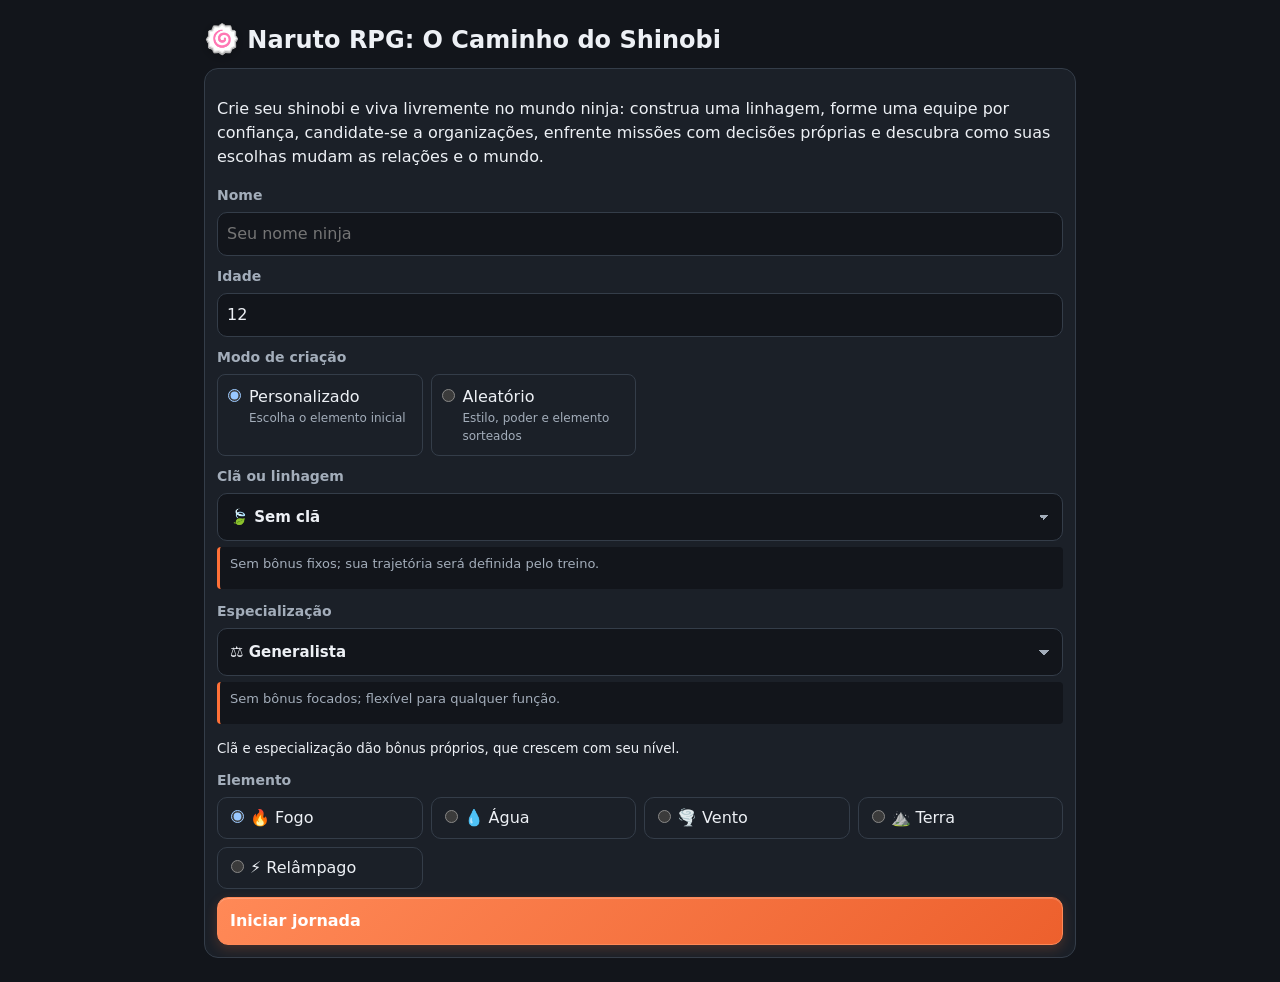
<file: index.html>
<!doctype html>
<html lang="pt-BR">
  <head>
    <meta charset="utf-8" />
    <meta
      name="viewport"
      content="width=device-width, initial-scale=1, viewport-fit=cover"
    />
    <title>Naruto RPG – Caminho do Shinobi</title>
    <link rel="stylesheet" href="css/estilos.css" />
    <link rel="stylesheet" href="css/estilos-interface.css" />
  </head>
  <body>
    <main>
      <!-- ===== Tela de criação do personagem ===== -->
      <section id="cr">
        <h1>
          <span class="emoji-modern">🍥</span> Naruto RPG: O Caminho do Shinobi
        </h1>
        <div class="c">
          <p>
            Crie seu shinobi e viva livremente no mundo ninja: construa uma
            linhagem, forme uma equipe por confiança, candidate-se a
            organizações, enfrente missões com decisões próprias e descubra
            como suas escolhas mudam as relações e o mundo.
          </p>
          <h4>Nome</h4>
          <input
            type="text"
            id="nm"
            maxlength="20"
            placeholder="Seu nome ninja"
          />
          <h4>Idade</h4>
          <input type="number" id="ag" min="6" max="40" value="12" />
          <h4>Modo de criação</h4>
          <div class="g mode-choice">
            <label
              ><input
                type="radio"
                name="build"
                value="custom"
                onchange="updateBuildMode()"
                checked
              /><span
                >Personalizado<small>Escolha o elemento inicial</small></span
              ></label
            ><label
              ><input
                type="radio"
                name="build"
                value="random"
                onchange="updateBuildMode()"
              /><span
                >Aleatório<small
                  >Estilo, poder e elemento sorteados</small
                ></span
              ></label
            >
          </div>
          <div id="customBuild">
            <h4>Clã ou linhagem</h4>
            <select
              id="clanChoice"
              aria-label="Clã ou linhagem"
              aria-describedby="clanPreview"
              onchange="updateIdentityPreview()"
            ></select>
            <div
              class="creation-choice-detail"
              id="clanPreview"
              aria-live="polite"
            ></div>
            <h4>Especialização</h4>
            <select
              id="specialtyChoice"
              aria-label="Especialização"
              aria-describedby="specialtyPreview"
              onchange="updateIdentityPreview()"
            ></select>
            <div
              class="creation-choice-detail"
              id="specialtyPreview"
              aria-live="polite"
            ></div>
            <small
              >Clã e especialização dão bônus próprios, que crescem com seu
              nível.</small
            >
            <h4>Elemento</h4>
            <div class="g el" id="els"></div>
          </div>
          <div class="row">
            <button class="b p" style="flex: 1" onclick="start()">
              Iniciar jornada</button
            ><button class="b" id="ct" onclick="cont()" hidden>
              Continuar
            </button>
          </div>
        </div>
      </section>

      <!-- ===== Tela principal do jogo ===== -->
      <section id="gm" hidden>
        <div class="c" id="st"></div>
        <div id="log"></div>
        <div class="c" id="pn"></div>
        <div class="row">
          <button class="b" onclick="newg()">Novo jogo</button>
        </div>
        <div id="urgentModal" hidden></div>
      </section>
    </main>
    <!-- Ordem de carregamento importa: dados → núcleo → sistemas → interface. -->
    <script src="js/dados-jogo.js"></script>
    <script src="js/dados-missoes.js"></script>
    <script src="js/principal.js"></script>
    <script src="js/mundo-npcs.js"></script>
    <script src="js/relacionamentos.js"></script>
    <script src="js/combate-treinamento.js"></script>
    <script src="js/missoes.js"></script>
    <script src="js/interface.js"></script>
  </body>
</html>
</file>
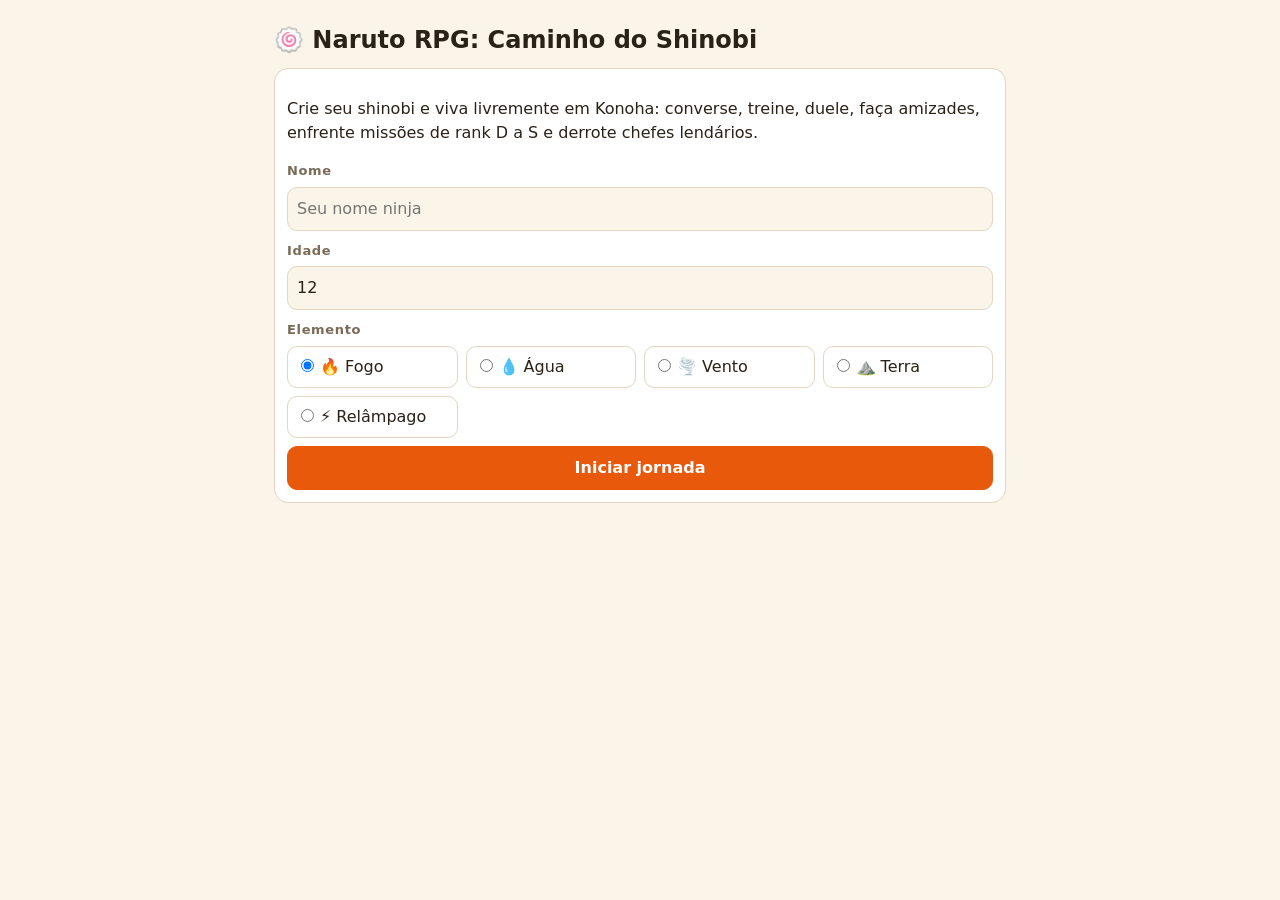
<file: Naruto RPG – Caminho do Shinobi.html>
<!DOCTYPE html>
<html lang="pt-BR"><head><meta charset="utf-8">
<meta name="viewport" content="width=device-width, initial-scale=1, viewport-fit=cover">
<title>Naruto RPG – Caminho do Shinobi</title>
<style>
:root{--bg:#fbf4e8;--cd:#fff;--tx:#2a2118;--mu:#7a6a58;--ac:#e8590c;--bd:#e3d5bf;--hp:#e03131;--ck:#1c7ed6;--lv:#d6336c;box-sizing:border-box;padding-top:env(safe-area-inset-top,0px);padding-bottom:env(safe-area-inset-bottom,0px)}
@media (prefers-color-scheme:dark){:root:not([data-theme="light"]){--bg:#15110d;--cd:#211b15;--tx:#f1e8da;--mu:#a8987f;--bd:#3a3026}}
:root[data-theme="dark"]{--bg:#15110d;--cd:#211b15;--tx:#f1e8da;--mu:#a8987f;--bd:#3a3026}
*{box-sizing:border-box}html{scroll-padding-top:env(safe-area-inset-top,0px)}
body{margin:0;background:var(--bg);color:var(--tx);font:16px/1.5 system-ui,-apple-system,"Segoe UI",sans-serif}
main{max-width:760px;margin:0 auto;padding:14px}
h1{font-size:24px;margin:8px 0}h3,h4{margin:10px 0 6px}h4{color:var(--mu);font-size:13px;letter-spacing:.05em}
.c{background:var(--cd);border:1px solid var(--bd);border-radius:14px;padding:12px;margin:10px 0}
.g{display:grid;grid-template-columns:repeat(auto-fill,minmax(150px,1fr));gap:8px}
.b{font:inherit;color:var(--tx);background:var(--bg);border:1px solid var(--bd);border-radius:10px;padding:9px 10px;cursor:pointer;text-align:left}
.b:hover{border-color:var(--ac)}.b small{display:block;color:var(--mu);font-size:12px}
.p{background:var(--ac);color:#fff;border-color:var(--ac);text-align:center;font-weight:600}
.lock{opacity:.55}
input[type=text],input[type=number]{font:inherit;color:var(--tx);background:var(--bg);border:1px solid var(--bd);border-radius:10px;padding:9px;width:100%}
.br{position:relative;height:18px;background:var(--bg);border:1px solid var(--bd);border-radius:9px;margin:4px 0;overflow:hidden;font-size:12px}
.br i{position:absolute;left:0;top:0;bottom:0;opacity:.45}.br span{position:relative;padding-left:8px}
#log{height:240px;overflow-y:auto;background:var(--cd);border:1px solid var(--bd);border-radius:14px;padding:8px 12px}
#log p{margin:5px 0}.sys{color:var(--mu);font-style:italic}.ok{color:#2f9e44;font-weight:600}.bad{color:var(--hp)}.bt{font-weight:600}
.rk{display:inline-block;min-width:22px;text-align:center;border-radius:6px;color:#fff;font-weight:700;padding:0 5px;margin-right:6px}
.rkD{background:#868e96}.rkC{background:#2f9e44}.rkB{background:#1c7ed6}.rkA{background:#7048e8}.rkS{background:#c92a2a}
.el label{display:block;border:1px solid var(--bd);border-radius:10px;padding:8px;cursor:pointer}
.el input{margin-right:6px}[hidden]{display:none!important}
.row{display:flex;gap:8px;margin-top:8px}
</style></head><body><main>
<section id="cr">
<h1>🍥 Naruto RPG: Caminho do Shinobi</h1>
<div class="c"><p>Crie seu shinobi e viva livremente em Konoha: converse, treine, duele, faça amizades, enfrente missões de rank D a S e derrote chefes lendários.</p>
<h4>Nome</h4><input type="text" id="nm" maxlength="20" placeholder="Seu nome ninja">
<h4>Idade</h4><input type="number" id="ag" min="6" max="40" value="12">
<h4>Elemento</h4><div class="g el" id="els"></div>
<div class="row"><button class="b p" style="flex:1" onclick="start()">Iniciar jornada</button><button class="b" id="ct" onclick="cont()" hidden>Continuar</button></div></div>
</section>
<section id="gm" hidden>
<div class="c" id="st"></div>
<div id="log"></div>
<div class="c" id="pn"></div>
<div class="row"><button class="b" onclick="newg()">Novo jogo</button></div>
</section>
</main>
<script>
/* ================= 1. UTILIDADES ================= */
const $=s=>document.querySelector(s),R=(a,b)=>Math.floor(Math.random()*(b-a+1))+a,P=a=>a[R(0,a.length-1)];
const esc=v=>String(v).replace(/[&<>"']/g,c=>({'&':'&amp;','<':'&lt;','>':'&gt;','"':'&quot;',"'":'&#39;'}[c]));
const btn=(l,f,c='')=>`<button class="b ${c}" onclick="${f}">${l}</button>`;
const bar=(l,v,m,c)=>`<div class="br"><span>${l} ${Math.round(v)}/${m}</span><i style="width:${Math.max(0,Math.min(100,v/m*100))}%;background:var(--${c})"></i></div>`;
const rkb=r=>`<span class="rk rk${r}">${r}</span>`;

/* ================= 2. DADOS ================= */
const RK=['Estudante da Academia','Genin','Chunin','Jounin'],TM=['Manhã','Tarde','Noite'];
const ST=['nin','tai','vel','int'],AT=[...ST,'car'];   // atributos de combate / todos (car = carisma)
const E={fogo:['Fogo','🔥','vento',['Katon: Goukakyuu','Katon: Housenka','Katon: Haisekishou']],
agua:['Água','💧','fogo',['Suiton: Suiryuudan','Suiton: Mizu Teppou','Suiton: Daibakufu']],
vento:['Vento','🌪️','relampago',['Fuuton: Daitoppa','Fuuton: Kazekiri','Fuuton: Shinkuugyoku']],
terra:['Terra','⛰️','agua',['Doton: Doryuuheki','Doton: Doryuudan','Doton: Doryuu Taiga']],
relampago:['Relâmpago','⚡','terra',['Raiton: Denkou','Raiton: Nagashi','Raiton: Chidori']]};
// NPC: [nome, emoji, título, falas, [hp, ataque, elemento], [bônus do conselho, texto]]
const N={
iruka:['Iruka','🍥','Instrutor da Academia',['“Todo grande ninja começou aprendendo. Continue firme!”','“Força sem coração não faz um shinobi.”','“Minha porta está sempre aberta para quem quer estudar.”'],[70,9,''],['int','Iruka revisa suas táticas e você aprende muito sobre estratégia.']],
konohamaru:['Konohamaru','🧣','Neto do Terceiro',['“Um dia serei Hokage, tá ligado?!”','“Quer me ajudar a pregar uma peça? Hehe!”','“O chefe Naruto é meu rival… e meu ídolo!”'],[40,5,''],['vel','Konohamaru mostra um atalho secreto e treina sua velocidade.']],
teuchi:['Teuchi','🍜','Dono do Ichiraku',['“Ramen fresquinho! A casa é sua, shinobi.”','“Ninja de barriga cheia luta melhor, é a minha lei!”','“O Naruto já devorou umas mil tigelas aqui.”'],[50,4,''],['mh','Teuchi serve o ramen especial e sua vitalidade aumenta!']],
naruto:['Naruto Uzumaki','🍥','Shinobi hiperativo',['“Eu vou ser Hokage, dattebayo!”','“Ei, vamos treinar? Nunca desisto!”','“Ramen é a melhor coisa do mundo!”'],[90,11,'vento'],['vel','Naruto ensina um truque com clones e você ganha agilidade.']],
lee:['Rock Lee','💚','Mestre do taijutsu',['“A juventude floresce! Vamos treinar até cair!”','“Trabalho duro supera o talento!”','“Se não fizer 500 flexões, farei 1000!”'],[80,12,''],['tai','Lee divide seus pesos de treino e seus golpes ficam mais fortes.']],
sasuke:['Sasuke Uchiha','⚡','Prodígio solitário',['“…Não me atrapalhe.”','“Poder é o que importa. Treine mais.”','“Hmph. Você não é tão fraco assim.”'],[85,13,'relampago'],['nin','Sasuke corrige sua forma de moldar chakra.']],
sakura:['Sakura Haruno','🌸','Ninja médica',['“Cuide bem de si mesmo, ouviu?”','“Controle de chakra é tudo!”','“Se ficar ferido, venha ao hospital.”'],[75,12,''],['mh','Sakura ensina um pouco de ninjutsu médico e seu corpo resiste mais.']],
neji:['Neji Hyuuga','👁️','Gênio do Clã Hyuuga',['“Destino… é algo que podemos mudar.”','“Meus olhos veem tudo ao redor.”','“Não subestime ninguém.”'],[85,12,''],['vel','Neji mostra como ler o movimento do oponente.']],
kakashi:['Kakashi Hatake','📖','Ninja Copiador',['“Cheguei atrasado… havia um gato preto.”','“Quem quebra regras é lixo, quem abandona amigos é pior.”','“Hm? Estava lendo. Não é da sua conta.”'],[120,16,'relampago'],['nin','Kakashi demonstra um selo de mão raro e seu ninjutsu evolui.']],
tsunade:['Tsunade','👑','Quinta Hokage',['“Quer uma missão? Tenho muitas pendentes.”','“A vila é minha prioridade, mocinho(a).”','“Não me faça perder a paciência.”'],[140,18,''],['mh','Tsunade transfere um pouco de chakra e sua vida aumenta.']],
shizune:['Shizune','🐷','Assistente da Hokage',['“Papelada, papelada… sempre papelada!”','“Não deixe a Lady Tsunade beber demais.”','“Seja gentil com os pacientes.”'],[60,8,''],['int','Shizune ensina a identificar venenos.']],
jiraiya:['Jiraiya','🐸','Sennin Sapo',['“Eu sou o grande Jiraiya, o ermitão!”','“Pesquisa de campo, claro. Pesquisa!”','“Shinobi de verdade protege o futuro.”'],[130,17,'fogo'],['nin','Jiraiya compartilha um segredo de chakra natural.']],
hinata:['Hinata Hyuuga','💜','Gentil kunoichi',['“Ah… o-olá…”','“Eu também quero ficar mais forte.”','“Naruto me inspira todos os dias.”'],[75,10,''],['tai','Hinata ensina o Punho Gentil básico.']],
anko:['Anko Mitarashi','🍡','Examinadora ousada',['“Quer sobreviver? Então não grite!”','“Dango é vida, garoto(a).”','“Na Floresta da Morte só vencem os cruéis.”'],[90,13,''],['tai','Anko ensina uma emboscada com kunai.']],
kurenai:['Kurenai Yuhi','🌹','Mestra de genjutsu',['“Um bom ninja enxerga além da ilusão.”','“Calma e controle: é isso que separa a técnica do caos.”','“Os alunos de hoje são os guardiões de amanhã.”'],[110,15,''],['int','Kurenai mostra como quebrar um genjutsu.']]};
// Locais e quem pode aparecer neles
const L={academia:['🏫','Academia Ninja',['iruka','konohamaru']],ichiraku:['🍜','Ichiraku Ramen',['teuchi','naruto','hinata']],treino:['🥋','Campo de Treinamento',['lee','sasuke','sakura','neji','kakashi','kurenai']],torre:['🏯','Torre do Hokage',['tsunade','shizune','jiraiya']],hospital:['🏥','Hospital de Konoha',['sakura','shizune','hinata']],mercado:['🏮','Mercado',['hinata','konohamaru','anko','jiraiya','kurenai']],floresta:['🌲','Floresta de Konoha',['anko','neji','naruto']]};
// Romance: SOMENTE personagens adultos e jogador com 18+. [presente favorito, resposta positiva, resposta negativa]
const RM={iruka:['livro','“Você é atencioso(a)… isso me deixa sem jeito.”','“Sou seu professor, lembra? Vamos com calma.”'],
kakashi:['livro','“Maa, maa… você tem coragem. Gosto disso.”','“Hm, talvez em outra hora. Estou lendo.”'],
tsunade:['cha','“Heh, ousado(a). Poucos têm essa audácia comigo.”','“Cuidado, ou o próximo soco é de verdade.”'],
shizune:['flor','“Ah! V-você acha mesmo?… Obrigada, fico feliz.”','“Desculpe, estou cheia de papelada agora…”'],
anko:['dango','“Ousado(a)… gosto disso. Continue.”','“Hmph, vai com calma, novato(a).”'],
kurenai:['flor','“Que gentileza… você sabe mesmo conquistar alguém.”','“Hoje não. Preciso manter o foco.”']};
const G={flor:['🌹 Flores',25],dango:['🍡 Dango',15],livro:['📖 Livro',30],cha:['🍵 Chá fino',20]};
const DT=[['Passear pela vila ao entardecer','vel'],['Conversar sob as estrelas','car'],['Dividir uma tigela no Ichiraku','int']];
// Inimigos: [nome, hp, ataque, elemento, chefe?]
const EN={ladrao:['Ladrão de Estrada',40,7,''],lobo:['Lobo Selvagem',36,8,''],renegado:['Ninja Renegado',70,11,'fogo'],bandidos:['Líder dos Bandidos',80,12,''],kiri:['Espadachim Renegado',120,16,'agua'],akat:['Ninja de Capa Negra',200,22,'terra'],
zabuza:['Zabuza Momochi, Demônio da Névoa',230,19,'agua',1],oro:['Orochimaru, o Sannin Serpente',340,24,'terra',1],kisame:['Kisame Hoshigaki, Monstro da Névoa',480,28,'agua',1],pain:['Pain, o Deus que Desce',640,34,'vento',1]};
// Missões: [rank, nome, descrição, inimigo final, ryo, xp]
const MS=[['D','Capturar o gato Tora','A esposa do Daimyo perdeu o gato… de novo.','ladrao',60,25],
['D','Capinar o jardim da vila','Um serviço simples, mas algo se mexe nos arbustos.','lobo',45,20],
['C','Escoltar o construtor Tazuna','Bandidos cercam a estrada para a Vila da Onda.','bandidos',150,50],
['C','Caçar o ninja renegado','Um renegado foi visto perto da fronteira.','renegado',180,60],
['B','Infiltrar a base do Espadachim','Vá em silêncio. Se falhar, a vila não ajudará.','kiri',350,120],
['B','Duelo na Ponte da Névoa','Zabuza empunha sua espada gigante sob a neblina.','zabuza',500,180],
['A','Enfrentar a ameaça da Capa Negra','Uma organização misteriosa avança sobre a vila.','akat',700,250],
['A','Cobra na Floresta da Morte','Orochimaru espreita durante o exame. Há vidas em jogo.','oro',950,330],
['S','A Sombra de Kisame','Um membro da Akatsuki foi visto perto de Konoha.','kisame',1400,450],
['S','A Invasão de Pain','Konoha está sob ataque. Só você pode detê-lo.','pain',2600,800]];
const NEED={D:1,C:1,B:2,A:3,S:3},LVN={D:1,C:3,B:6,A:10,S:15},MSK='DCBAS';
const STP=[['Uma ponte quebrada bloqueia o caminho.',[['Saltar com agilidade','vel'],['Criar passagem com chakra','nin'],['Procurar outro caminho','int']]],
['Rastros recentes na lama sugerem perigo.',[['Seguir os rastros','int'],['Vigiar do alto de uma árvore','vel'],['Avançar na força','tai']]],
['Um viajante suspeito pede ajuda.',[['Interrogar com firmeza','tai'],['Ler suas intenções','int'],['Usar um genjutsu leve','nin']]],
['Fios e kunai: uma armadilha!',[['Desviar','vel'],['Desarmar com cuidado','int'],['Resistir ao golpe','tai']]],
['Uma tempestade de areia dificulta a visão.',[['Cobrir o rosto e avançar','tai'],['Orientar-se pelo vento','int'],['Dissipar com chakra','nin']]],
['Aldeões desconfiados barram a passagem.',[['Persuadir com educação','car'],['Mostrar a testa protetora','int'],['Intimidar','tai']]],
['Um mensageiro ferido cai à sua frente.',[['Prestar socorro','int'],['Carregar até a vila','tai'],['Convencê-lo a falar','car']]],
['Névoa densa esconde inimigos.',[['Sentir o chakra ao redor','nin'],['Mover-se em silêncio','vel'],['Esperar e observar','int']]]];
const EXR=[{lv:2,dn:0,loc:'academia',nm:'🎓 Exame de graduação'},{lv:6,dn:3,mm:10,loc:'torre',nm:'🏅 Exame Chunin'},{lv:12,dn:8,el:2,loc:'torre',nm:'🥇 Exame Jounin'}];
// Exames em fases (índice = rank atual). quiz = perguntas, chk = provas de atributo, fight = lutas em sequência
const EXS=[0,[
{n:'1ª Fase · Prova escrita',t:'quiz',need:2,qs:[['Um companheiro é capturado durante a missão. O que fazer?',['Abandoná-lo e cumprir a missão','Planejar o resgate com o time','Atacar sozinho'],1],['Qual elemento supera a Água?',['Fogo','Terra','Vento'],1],['Antes de infiltrar território inimigo, o mais sábio é…',['Reunir informações','Entrar à força','Agir sem plano'],0]]},
{n:'2ª Fase · Floresta da Morte',t:'chk',c:3,need:2,dc:13},
{n:'3ª Fase · Torneio',t:'fight',f:[['Candidato de Kusa',90,13,'terra'],['Finalista do Torneio',170,18,'relampago',1]]}],[
{n:'1ª Fase · Prova de estratégia',t:'chk',c:3,need:2,dc:16},
{n:'2ª Fase · Missão secreta',t:'chk',c:4,need:3,dc:17},
{n:'3ª Fase · Provação final',t:'fight',f:[['Rival da Anbu',210,22,'agua'],['Kakashi Hatake, o Examinador',320,27,'relampago',1]]}]];
// Senseis fortes e os elementos que podem ensinar
const SEN={kakashi:['relampago','fogo'],jiraiya:['fogo','terra','agua'],tsunade:['terra','vento']};
const TL=[1,3,6],TC=[60,140,280];
const EXM=[['Iruka (examinador)',70,10,''],['Examinador Chunin',110,15,''],['Examinador Jounin',150,19,'']];
const mu=(a,b)=>!a||!b?1:E[a][2]==b?1.5:E[b][2]==a?.7:1;
const rl=v=>v<0?'😠 Hostil':v<20?'🙂 Conhecido':v<50?'😄 Amigo':v<80?'💛 Melhor amigo':'🔥 Irmão de armas';
const ROM=/te amo|amo você|gosto de você|beij|namor|linda|lindo|bonit|gata|gato|sair comigo|encontro|cantada|paquer|flert/,SEXY=/sexo|transa|pelad|safad/;

/* ================= 3. ESTADO E SAVE ================= */
const SV='naruto-rpg-v2';
let S=null,mode='map',B=null,M=null,T=null,X=null;
const fresh=(n,a,el)=>({n,a,el,lv:1,xp:0,hp:60,mh:60,ck:30,mc:30,ryo:100,day:1,t:0,loc:'academia',rk:a>=12?1:0,academySessions:0,nin:5,tai:5,vel:5,int:5,car:5,rel:{},love:{},rs:{},partner:null,done:0,jt:[el+':0'],ms:{},kit:1,pill:1,got:{},cd:{},pres:{}});
const save=()=>{try{localStorage.setItem(SV,JSON.stringify(S))}catch(e){}};
const ld=()=>{try{return JSON.parse(localStorage.getItem(SV)||localStorage.getItem('naruto-rpg-v1'))}catch(e){return null}};
const slot=()=>S.day*3+S.t;
// Jutsu: jt = técnicas conhecidas ('elemento:nível'), ms = usos de cada uma (8 usos = 1 nível de maestria, máx. 5)
const mlv=k=>Math.min(5,Math.floor((S.ms[k]||0)/8)),tmast=()=>Object.values(S.ms).reduce((a,b)=>a+b,0);
const els=()=>[...new Set(S.jt.map(k=>k.split(':')[0]))],jc=k=>Math.ceil([8,15,25][+k.split(':')[1]]*(1-.07*mlv(k)));
const exok=x=>S.lv>=x.lv&&S.done>=x.dn&&(!x.el||els().length>=x.el)&&(!x.mm||tmast()>=x.mm);
const exreq=x=>`Nv ${x.lv}${x.dn?` · ${x.dn} missões`:''}${x.mm?` · ${x.mm} usos de jutsu`:''}${x.el?` · ${x.el} elementos`:''}`;
const used=k=>S.cd[k]==slot()||(S.cd[k]=slot(),false);   // true se a ação já foi feita neste período do dia

/* ================= 4. MOTOR DO JOGO ================= */
function log(h,c=''){const d=document.createElement('p');d.className=c;d.innerHTML=h;$('#log').append(d);$('#log').scrollTop=1e9;save()}
function tick(n=1){S.t+=n;while(S.t>=3){S.t-=3;S.day++;S.hp=Math.min(S.mh,S.hp+Math.ceil(S.mh*.4));S.ck=S.mc;log(`🌅 Dia ${S.day} amanhece em Konoha.`,'sys')}S.pres={}}
function gain(x){S.xp+=x;while(S.xp>=S.lv*40){S.xp-=S.lv*40;S.lv++;S.mh+=10;S.mc+=6;S.hp=S.mh;S.ck=S.mc;S[P(AT)]++;S[P(AT)]++;log(`⬆️ <b>Nível ${S.lv}!</b> Seus atributos aumentaram.`,'ok');if(S.lv==4||S.lv==8)learn(S.el+':'+(S.lv==4?1:2),1)}}
function learn(k,v){if(S.jt.includes(k))return;S.jt.push(k);if(v){const[e,i]=k.split(':');log(`✨ Novo jutsu: <b>${E[e][3][i]}</b>!`,'ok')}}
function pres(l){if(!S.pres[l]){const p=L[l][2],f=['academia','ichiraku','torre'].includes(l)?[p[0]]:[],r=p.filter(x=>!f.includes(x)).sort(()=>Math.random()-.5);S.pres[l]=f.concat(r).slice(0,S.t==2?2:3)}return S.pres[l]}  // à noite há menos gente na rua
function go(k){if(S.a<=10&&S.rk==0&&k!='academia'){log('📚 Você ainda não se formou. Iruka pede que conclua as aulas e o exame antes de sair da Academia.','sys');return render()}S.loc=k;tick(1);mode='map';log(`🚶 Você segue para <b>${L[k][1]}</b>.`,'sys');if(Math.random()<.25)ev();render()}
function ev(){const r=R(1,4);if(r==1){const y=R(10,40);S.ryo+=y;log(`💰 Você encontra ${y} ryo no chão!`)}else if(r==2){log('⚠️ Você é emboscado no caminho!','bad');fight(EN[P(['ladrao','lobo'])],{})}else if(r==3)log(P(['🗣️ Ouve rumores sobre uma organização de capas negras.','🗣️ Dizem que Naruto devorou 12 tigelas de ramen hoje.','🗣️ Um mercador comenta que o Hokage busca novos Chunin.']),'sys');else{gain(6);log('🥷 Um ninja de passagem corrige sua postura. (+6 XP)')}}
function academyClass(){if(S.loc!='academia'||S.rk!=0||S.a>10)return;S.academySessions=(S.academySessions||0)+1;S.ck=Math.min(S.mc,S.ck+8);gain(12);rel('iruka',2);log(`📚 Aula ${S.academySessions}/4 concluída: você pratica controle de chakra, técnicas básicas e trabalho em equipe. +12 XP.`,'ok');if(S.academySessions==4)log('🎓 Iruka libera você para o exame de graduação. Prepare-se e vença o examinador!','bt');tick(1);render()}
function self(k){if(k=='s'){log('🛏️ Você dorme e acorda renovado.','sys');tick(3-S.t);return render()}
if(k=='m'){S.ck=Math.min(S.mc,S.ck+20);if(Math.random()<.4)S.int++;log('🧘 Você medita e recupera chakra.');tick(1);return render()}
if(S.ck<5)return log('Chakra insuficiente para treinar.','sys');S.ck-=5;const a=P(ST);S[a]+=Math.random()<.35?1:0;gain(R(8,14));log(`🥋 Você treina com afinco (${a.toUpperCase()}).`);tick(1);render()}
function item(t){if(t=='kit'){S.kit--;S.hp=Math.min(S.mh,S.hp+40)}else{S.pill--;S.ck=Math.min(S.mc,S.ck+40)}log(t=='kit'?'🩹 Você usa um kit médico.':'💊 Você toma uma pílula.');render()}
function buy(t,c){if(S.ryo<c)return log('Ryo insuficiente.','sys');S.ryo-=c;if(t=='scr'){const a=P(AT);S[a]++;log(`📜 Você estuda o pergaminho: +1 ${a.toUpperCase()}.`)}else{S[t]++;log('🛒 Compra feita.')}render()}
function exam(){const x=EXR[S.rk];if(!exok(x))return log(`🔒 Requisitos: ${exreq(x)}.`,'sys');
if(S.cd.ex==S.day)return log('📋 Os examinadores pedem que você volte amanhã.','sys');
if(S.rk==0){log('📝 O exame começa! Derrote o examinador.','bt');return fight(EXM[0],{sp:1,win:()=>{S.rk++;S.ryo+=100;log(`🎉 Você foi promovido a <b>${RK[S.rk]}</b>!`,'ok')}})}
X={rk:S.rk,s:0,i:0,ok:0};log(`🏟️ <b>${['','Exame Chunin','Exame Jounin'][S.rk]}</b>: três fases decidem seu futuro.`,'bt');exNext()}
function exNext(){const g=EXS[X.rk][X.s];
if(!g){const y=X.rk*150;S.rk++;S.ryo+=y;ST.forEach(k=>S[k]+=2);S.mh+=20;S.mc+=10;S.hp=S.mh;S.ck=S.mc;log(`🎉 Você passou! Promovido a <b>${RK[S.rk]}</b>! +${y} ryo e atributos aumentados.`,'ok');log(S.rk==2?'🔓 Agora você pode dominar um 2º elemento com um sensei forte (Kakashi, Jiraiya, Tsunade).':'🔓 Agora você pode dominar um 3º elemento.','bt');X=null;mode='map';tick(1);return render()}
X.i=0;X.ok=0;log(`📋 <b>${g.n}</b>`,'bt');if(g.t=='fight')return exFight(0);X.cur=P(STP);mode='ex';render()}
function exFight(i){const g=EXS[X.rk][X.s];fight(g.f[i],{sp:1,win:()=>{if(i+1<g.f.length)exFight(i+1);else{X.s++;exNext()}}})}
function exa(j){const g=EXS[X.rk][X.s];let r;
if(g.t=='quiz'){r=j==g.qs[X.i][2];log(r?'✅ Resposta correta.':'❌ Resposta errada.',r?'ok':'bad')}
else{const c=X.cur[1][j],d=R(1,20),tt=d+S[c[1]];r=tt>=g.dc;log(`🎲 ${c[0]}: ${d} + ${S[c[1]]} = ${tt} (precisa de ${g.dc})`,'sys');if(r)log('Você supera o obstáculo.','ok');else{S.hp=Math.max(1,S.hp-12);log('Falhou e perdeu 12 HP.','bad')}}
X.ok+=r?1:0;X.i++;const n=g.t=='quiz'?g.qs.length:g.c;
if(X.i<n){X.cur=P(STP);return render()}
if(X.ok>=g.need){log(`✔️ Fase concluída (${X.ok}/${n})!`,'ok');X.s++;exNext()}else{log(`❌ Você foi reprovado nesta fase (${X.ok}/${n}). Tente novamente amanhã.`,'bad');X=null;S.cd.ex=S.day;mode='map';tick(1);render()}}
function teach(k){const id=T,n=N[id],[e,s]=k.split(':'),i=+s;
if((S.rel[id]||0)<40)return log(`<b>${n[0]}:</b> “Ainda não confio o bastante para ensinar isso a você.” (Afinidade 40)`);
if(i>0&&!S.jt.includes(e+':'+(i-1)))return log(`<b>${n[0]}:</b> “Domine a técnica anterior deste elemento primeiro.”`);
if(!els().includes(e)&&els().length>=Math.max(1,S.rk))return log(`🔒 Seu rank só permite ${Math.max(1,S.rk)} elemento(s). Chunin libera o 2º, Jounin o 3º.`,'bad');
if(S.lv<TL[i])return log(`<b>${n[0]}:</b> “Você ainda não tem preparo para isso.” (Nv ${TL[i]})`);
if(S.ryo<TC[i])return log('Ryo insuficiente para o treinamento.','sys');
if(used('sen'+id))return log(`<b>${n[0]}:</b> “Descanse um pouco. Continuamos mais tarde.”`);
S.ryo-=TC[i];learn(k);gain(15+i*10);log(`🎓 ${n[0]} guia você na técnica <b>${E[e][3][i]}</b>! (-${TC[i]} ryo)`,'ok');
if(i==2){S.nin+=2;log(`🏅 Você agora <b>domina o elemento ${E[e][0]}</b>! +2 Nin.`,'ok')}
tick(1);render()}
function prac(k){const c=jc(k);if(S.ck<c)return log('Chakra insuficiente para praticar.','sys');S.ck-=c;const b=mlv(k);S.ms[k]=(S.ms[k]||0)+4;gain(6);log(`🎯 Você pratica ${jn(k)}.${mlv(k)>b?` ⭐ <b>Maestria ${mlv(k)}!</b>`:''}`,'ok');tick(1);render()}

/* ================= 5. SOCIAL ================= */
const rel=(id,v)=>{S.rel[id]=(S.rel[id]||0)+v};
const npc=id=>{T=id;mode='npc';if(!S.rel[id])S.rel[id]=0;render()};
const AC={
talk:(id,n)=>{if(!used('talk'+id)){rel(id,2);gain(2);if(Math.random()<.15)S.car++}log(`<b>${n[0]}:</b> ${P(n[3])}`)},
gift:(id,n,g)=>{const[gn,c]=G[g];if(S.ryo<c)return log('Você não tem ryo suficiente.','sys'),1;S.ryo-=c;const fav=(RM[id]||['dango'])[0]==g;rel(id,fav?10:4);if(RM[id]&&S.a>=18)love(id,fav?3:1);log(`🎁 ${n[0]} ${fav?'adora':'aceita'} ${gn}. <b>“Obrigado(a), ${esc(S.n)}!”</b>`)},
train:(id,n)=>{if(S.ck<5)return log('Chakra insuficiente.','sys'),1;S.ck-=5;rel(id,3);gain(14);if(Math.random()<.4)S[n[5][0]=='mh'?'tai':n[5][0]]++;const k=P(S.jt);S.ms[k]=(S.ms[k]||0)+2;log(`🥋 Você treina ao lado de ${n[0]}.`);tick(1)},
duel:(id,n)=>{log(`⚔️ Você desafia ${n[0]} para um duelo amistoso!`);fight([n[0],n[4][0],n[4][1],n[4][2]],{sp:1,win:()=>{rel(id,4);log(`🤝 ${n[0]} reconhece sua força.`,'ok')}});return 1},
adv:(id,n)=>{if((S.rel[id]||0)<35)return log(`<b>${n[0]}:</b> “Ainda não nos conhecemos bem o bastante…” (precisa de afinidade 35)`),1;if(S.got[id])return log(`<b>${n[0]}:</b> “Já lhe disse tudo o que sei.”`),1;S.got[id]=1;const s=n[5][0];if(s=='mh'){S.mh+=10;S.hp+=10}else S[s]+=2;gain(20);log(`✨ ${n[5][1]} <b>(+${s=='mh'?'10 HP':'2 '+s.toUpperCase()})</b>`,'ok')},
bully:(id,n)=>{rel(id,-8);if(S.rs[id])love(id,-10);log(`😈 Você provoca ${n[0]}. <b>“Está pedindo para apanhar?”</b>`,'bad');if(Math.random()<.5){fight([n[0],n[4][0],n[4][1],n[4][2]],{sp:1});return 1}}};
function dn(a,x){if(!AC[a](T,N[T],x))render()}
function say(prompt){const t=(prompt||($('#fr').value||'')).trim();if(!t)return;const n=N[T],l=t.toLowerCase();log(`<b>Você:</b> ${esc(t)}`);
if(SEXY.test(l)){rel(T,-4);log(`<b>${n[0]}:</b> ${P(['“Opa, mais respeito!”','“Esse não é jeito de falar comigo.”'])}`,'bad');return render()}
if(ROM.test(l)){if(rom(T))return flirt();log(`<b>${n[0]}:</b> “Hehe, você é gentil… mas prefiro que sejamos apenas amigos.”`);return render()}
const o=Object.keys(N).find(k=>k!=T&&l.includes(N[k][0].split(' ')[0].toLowerCase()));
let r=o?`“${N[o][0]}? ${P(['É um bom shinobi.','Cuidado com ele(a).','Somos mais próximos do que parece.','Não tenho muito a dizer.'])}”`:chatReply(T,l);
if(/idiota|feio|fraco|burro/.test(l)){rel(T,-5);r='“Como é que é?!” — '+n[0]+' fecha a cara.'}else{rel(T,1);if(S.rel[T]>=20)r+=' '+P(['Fico feliz que tenha perguntado.','Gosto de poder conversar com você.','Pode contar comigo.'])}
log(`<b>${n[0]}:</b> ${r}`);render()}
function chatReply(id,text){
const topic=[[/ramen|comer|fome|comida|dango/,'ramen'],[/sonho|futuro|hokage|objetivo/,'sonho'],[/miss|trabalh|tarefa/,'missao'],[/trein|forte|poder|luta|melhorar/,'treino'],[/amig|confian|amizade|gosta de mim/,'amizade'],[/medo|triste|sozinh|preocup/,'apoio'],[/vila|konoha|casa/,'vila']].find(([p])=>p.test(text));
const A={
ramen:id=='teuchi'?['A melhor parte é ver todo mundo sair daqui mais feliz. Qual tigela você costuma pedir?','Meu segredo é o caldo, cozido com paciência. Naruto sempre pede uma porção extra.']:['Um bom ramen resolve metade dos problemas. A outra metade costuma precisar de treino.','Depois de um dia difícil, uma tigela quente ajuda a colocar as ideias no lugar.'],
sonho:id=='naruto'?['Vou ser Hokage e fazer todo mundo reconhecer meu valor! E você, qual é o seu sonho?']:id=='konohamaru'?['Vou superar o Naruto e me tornar Hokage! Ainda tenho muito treino pela frente.']:['Quero ficar forte o bastante para proteger as pessoas importantes para mim. E você?'],
missao:id=='tsunade'?['Missões fazem parte da vida shinobi. Comece pelas simples e não subestime os detalhes.']:['Uma missão bem-feita depende de observar antes de agir. O que você faria primeiro?'],
treino:id=='lee'?['Treine o básico até que seu corpo responda sem hesitar. Vamos começar com algumas voltas!']:id=='iruka'?['Domine os fundamentos antes de buscar técnicas difíceis. Controle de chakra e trabalho em equipe são essenciais.']:['Treino constante vale mais que um esforço enorme de vez em quando. Qual habilidade quer desenvolver?'],
amizade:id=='kakashi'?['Um companheiro é alguém em quem você confia, mesmo quando a missão fica difícil.']:['Amizade também é aparecer quando alguém precisa. Não é preciso fazer isso sozinho.'],
apoio:id=='hinata'?['Eu também fico nervosa às vezes… mas um passo pequeno ainda é um passo.']:['Sentir isso não faz de você menos forte. Converse com alguém de confiança e siga no seu ritmo.'],
vila:id=='iruka'?['Konoha é feita pelas pessoas que cuidam umas das outras. É por isso que vale a pena protegê-la.']:['Cada lugar da vila tem sua própria história. Qual é o seu canto favorito?']};
if(topic)return P(A[topic[1]]);
if(/\?$|\b(como|por que|porque|quem|quando|onde)\b/.test(text))return P(['Boa pergunta. O que fez você pensar nisso?','Nunca tinha pensado por esse lado. O que você acha?','Depende da situação. Pode me contar um pouco mais?']);
const h=esc(text.slice(0,70)+(text.length>70?'…':''));
return P([`Entendi: “${h}”. O que aconteceu depois?`,'Isso parece importante para você. Como se sente a respeito?','Hm, quero entender melhor. O que você faria nessa situação?'])}
function fr(){const t=($('#fr').value||'').trim();if(!t)return;const l=t.toLowerCase();log(`<b>Você:</b> ${esc(t)}`);
const o=pres(S.loc).find(k=>l.includes(N[k][0].split(' ')[0].toLowerCase()));
if(o){T=o;if(/ataca|luta|duelo|desafi/.test(l))return dn('duel');if(/provoc|zomb|pregar|ofend|peça/.test(l))return dn('bully');mode='npc';rel(o,1);log(`<b>${N[o][0]}:</b> ${P(N[o][3])}`);return render()}
if(/ramen|comer|fome|dango/.test(l)){if(S.ryo<15)log('Você está sem ryo para comer.','sys');else{S.ryo-=15;S.hp=Math.min(S.mh,S.hp+25);S.ck=Math.min(S.mc,S.ck+10);log('🍜 Você devora uma tigela. Delícia!');tick(1)}}
else if(/treina|treino/.test(l))return self('t');else if(/medit/.test(l))return self('m');else if(/dorm|descans/.test(l))return self('s');
else if(/roub|furt/.test(l)){if(R(1,20)+S.vel>=18){const y=R(15,50);S.ryo+=y;log(`🕶️ Você rouba ${y} ryo sem ser notado.`)}else{S.hp=Math.max(1,S.hp-10);pres(S.loc).forEach(k=>rel(k,-6));log('🚨 Pego em flagrante! Todos ao redor desaprovam.','bad')}tick(1)}
else if(/pesc|nadar/.test(l)){const y=R(8,30);S.ryo+=y;gain(5);log(`🎣 Você passa um tempo à beira do rio e lucra ${y} ryo.`);tick(1)}
else if(/explor|andar|passear/.test(l)){log('🧭 Você explora os arredores.','sys');ev();tick(1)}
else if(/pegadinha|prank|peça|piada/.test(l)){gain(5);pres(S.loc).forEach(k=>rel(k,R(-3,3)));log('😜 Você apronta uma travessura em plena Konoha! Alguns riem, outros não.');tick(1)}
else{gain(3);log(`✨ ${P(['Você tenta','Você decide','Você se arrisca a'])}: <i>${esc(t)}</i>. ${P(['Os moradores observam curiosos.','O vento de Konoha sopra e algo muda dentro de você.','Um ninja ao longe assente em aprovação.'])}`);tick(1)}
render()}

/* ================= 6. ROMANCE (jogador 18+ e personagens adultos) ================= */
const rom=id=>S.a>=18&&!!RM[id];
const love=(id,v)=>{S.love[id]=Math.max(0,Math.min(100,(S.love[id]||0)+v))};
function flirt(){const id=T,n=N[id];
if((S.rel[id]||0)<15){log(`<b>${n[0]}:</b> “Mal nos conhecemos… vamos conversar primeiro.” (Afinidade 15)`);return render()}
if(used('flt'+id)){log(`<b>${n[0]}:</b> “Calma, acabamos de conversar. Me dê um tempo…”`);return render()}
const r=R(1,20),tt=r+S.car+Math.floor(S.rel[id]/10)+(S.rs[id]?3:0);
log(`🎲 Flertar: ${r} + ${S.car} (carisma) + bônus = ${tt} (precisa de 14)`,'sys');
if(tt>=14){love(id,R(3,6));log(`😉 <b>${n[0]}:</b> ${RM[id][1]}`,'ok')}else{love(id,-2);rel(id,-2);log(`😅 <b>${n[0]}:</b> ${RM[id][2]}`,'bad')}
const p=S.partner;if(p&&p!=id&&Math.random()<.6){love(p,-12);rel(p,-5);log(`😡 ${N[p][0]} soube que você andou flertando por aí… e não ficou nada feliz.`,'bad')}
render()}
function inv(){const id=T,n=N[id];
if((S.rel[id]||0)<30||(S.love[id]||0)<20){log(`<b>${n[0]}:</b> “Acho que ainda não temos intimidade para isso…” (Afinidade 30 e Intimidade 20)`);return render()}
if(S.ryo<40){log('Você não tem ryo suficiente para o encontro.','sys');return render()}
if(used('date'+id)){log(`<b>${n[0]}:</b> “Acabamos de passar um tempo juntos. Vamos mais tarde?”`);return render()}
S.ryo-=40;mode='date';log(`🌹 ${n[0]} aceita o convite. <b>“Aonde vamos?”</b>`);render()}
function dt(i){const id=T,n=N[id],[l,a]=DT[i],r=R(1,20),tt=r+S[a]+Math.floor((S.rel[id]||0)/10);
log(`🎲 ${l}: ${r} + ${S[a]} + bônus = ${tt} (precisa de 15)`,'sys');
if(tt>=15){love(id,R(8,14));rel(id,3);log(`💕 ${P(['O clima é perfeito','Vocês riem como velhos amigos','Os olhares dizem mais que as palavras'])}. ${n[0]} parece encantado(a).`,'ok')}else{love(id,2);log('😅 O encontro é um pouco desajeitado, mas ainda assim agradável.')}
if(!S.rs[id])S.rs[id]='date';mode='npc';tick(1);render()}
function ask(){const id=T,n=N[id];
if(S.partner&&S.partner!=id){log(`💔 Você já está com ${N[S.partner][0]}. Termine antes de começar outro namoro.`,'bad');return render()}
if((S.love[id]||0)<55){log(`<b>${n[0]}:</b> “Ainda não estou pronto(a) para isso… me dê mais tempo.” (Intimidade 55)`);return render()}
S.rs[id]='couple';S.partner=id;love(id,5);log(`💍 <b>${n[0]}:</b> “Sim! Quero tentar isso com você.” — Vocês estão <b>namorando</b>!`,'ok');render()}
function couple(a){const id=T,n=N[id],lv=S.love[id]||0;
if(a=='t'){if(used('ct'+id))log(`${n[0]} sorri: “Vamos deixar para mais tarde, ok?”`,'sys');else{love(id,3);S.hp=Math.min(S.mh,S.hp+15);log(`🍃 Você e ${n[0]} passam um tempo tranquilo juntos. (+15 HP)`);tick(1)}}
else if(a=='k'){if(lv<60)log(`<b>${n[0]}:</b> “Ainda é cedo para isso…” (Intimidade 60)`);else if(used('k'+id))log(`${n[0]} ri: “Você é insistente!”`,'sys');else{love(id,2);log(`💋 Você e ${n[0]} trocam um beijo carinhoso sob a luz do fim de tarde.`,'ok')}}
else if(a=='n'){if(lv<90)log(`<b>${n[0]}:</b> “Quero esperar um pouco mais…” (Intimidade 90)`);else if(S.t!=2)log(`${n[0]} sussurra: “Só à noite…”`,'sys');else if(S.cd['n'+id]==S.day)log(`${n[0]} sorri: “Já foi especial por hoje.”`,'sys');else{S.cd['n'+id]=S.day;love(id,3);S.hp=S.mh;S.ck=S.mc;log(`🌙 ${n[0]} sorri, apaga a lanterna e a noite fica só para vocês dois… <i>(a cena termina aqui)</i> Você acorda descansado(a). HP e chakra restaurados.`,'ok');tick(1)}}
else if(a=='x'&&confirm(`Terminar o namoro com ${n[0]}?`)){love(id,-35);rel(id,-15);S.rs[id]='';S.partner=null;log(`💔 Vocês terminam. ${n[0]} desvia o olhar e se afasta.`,'bad')}
render()}

/* ================= 7. COMBATE ================= */
function fight(e,o){B={n:e[0],hp:e[1],mx:e[1],atk:e[2],el:e[3],boss:e[4],o:o||{},df:0,tn:0,ch:0,ph:0};mode='battle';log(B.boss?`👹 <b>CHEFE: ${B.n}</b> surge diante de você!`:`⚔️ <b>${B.n}</b> ${B.el?E[B.el][1]:''} entra em combate!`,'bt');render()}
function act(t,i){let d=0,m='';
if(t=='tai'){const c=Math.random()*100<10+S.vel*.5;d=Math.round((5+S.tai*1.6)*R(8,12)/10*(c?1.8:1));m=`👊 ${c?'<b>Golpe crítico!</b> ':'Você acerta: '}<b>${d}</b> de dano.`}
else if(t=='jut'){const[e,ti]=i.split(':'),c=jc(i);if(S.ck<c)return log('Chakra insuficiente!','sys');S.ck-=c;const x=mu(e,B.el),b=mlv(i);d=Math.round((4+S.nin*1.7)*[1.5,2.1,2.9][+ti]*(1+.12*b)*x*R(9,11)/10);S.ms[i]=(S.ms[i]||0)+1;m=`${E[e][1]} <b>${E[e][3][ti]}</b>! <b>${d}</b> de dano${x>1?' (vantagem elemental!)':x<1?' (resistido)':''}.${mlv(i)>b?` ⭐ <b>Maestria ${mlv(i)}!</b>`:''}`}
else if(t=='def'){B.df=1;S.ck=Math.min(S.mc,S.ck+6);m='🛡️ Você se defende e recupera o fôlego.'}
else if(t=='kit'){S.kit--;S.hp=Math.min(S.mh,S.hp+40);m='🩹 Kit médico usado (+40 HP).'}
else if(t=='pill'){S.pill--;S.ck=Math.min(S.mc,S.ck+40);m='💊 Pílula usada (+40 chakra).'}
else if(t=='run'){if(B.boss)return log('🚫 Não há como fugir de um chefe!','bad');if(Math.random()<.4+S.vel*.02){log('💨 Você escapou!');B=null;M=null;X&&(X=null,S.cd.ex=S.day);mode='map';return render()}m='Você não conseguiu fugir!'}
log(m);B.hp-=d;
if(B.hp<=0){log(`🏆 <b>${B.n}</b> foi derrotado!`,'ok');const o=B.o,bs=B.boss;B=null;mode='map';gain(o.sp?12:18);o.win&&o.win();if(bs){S.kit++;S.pill++;log('🎁 O chefe deixa suprimentos: +1 kit médico e +1 pílula.','ok')}return render()}
enemyTurn();B.df=0;
if(S.hp<=0){const sp=B.o.sp;B=null;mode='map';if(sp){S.hp=1;gain(6);if(X){X=null;S.cd.ex=S.day;log('❌ Você foi eliminado do exame. Tente de novo amanhã.','bad')}log('😮‍💨 Você perdeu o duelo, mas aprendeu algo.')}else{S.hp=Math.ceil(S.mh/2);S.ryo=Math.floor(S.ryo*.8);S.loc='hospital';M=null;S.pres={};log('😵 Você desmaiou e acorda no hospital. Perdeu parte dos ryo.','bad');tick(3)}}
render()}
function enemyTurn(){B.tn++;
if(B.boss&&!B.ph&&B.hp<B.mx/2){B.ph=1;B.atk=Math.round(B.atk*1.25);log(`🔥 ${B.n} libera todo o seu poder! <b>Fase 2!</b>`,'bad')}
if(B.boss&&B.ch){B.ch=0;const e=Math.round(B.atk*2.2*(B.df?.35:1));S.hp-=e;return log(`💥 ${B.n} desfere o golpe devastador: <b>${e}</b> de dano${B.df?' (reduzido pela defesa)':''}!`,'bad')}
if(B.boss&&B.tn%3==0){B.ch=1;return log(`⚠️ ${B.n} concentra chakra para um ataque devastador! <b>Defenda-se!</b>`,'bt')}
if(Math.random()*100<S.vel*1.2)return log('💨 Você esquiva do ataque!');
const e=Math.round(B.atk*R(8,12)/10*(B.df?.4:1)*(B.el&&mu(B.el,S.el)>1?1.3:1));S.hp-=e;log(`💥 ${B.n} ataca: <b>${e}</b> de dano.`,'bad')}

/* ================= 8. MISSÕES (rank D a S) ================= */
function smis(i){const m=MS[i];M={m,i,s:0,n:2+MSK.indexOf(m[0])};log(`📜 <b>Missão rank ${m[0]}: ${m[1]}</b> — ${m[2]}`);nx()}
function nx(){if(M.s<M.n){M.cur=P(STP);mode='mis';render()}else{const m=M.m,e=EN[m[3]];log(e[4]?`Você chega ao covil… e o líder da missão o aguarda.`:'Você chega ao objetivo e o confronto é inevitável!','bt');
fight(e,{win:()=>{S.ryo+=m[4];gain(m[5]);S.done++;log(`✅ Missão rank ${m[0]} cumprida! +${m[4]} ryo e +${m[5]} XP. (Total: ${S.done})`,'ok');M=null;tick(1)}})}}
function pick(j){const c=M.cur[1][j],ri=MSK.indexOf(M.m[0]),dc=10+ri*3,r=R(1,20),tt=r+S[c[1]];
log(`🎲 ${c[0]}: ${r} + ${S[c[1]]} = ${tt} (precisa de ${dc})`,'sys');
if(tt>=dc){gain(8+ri*2);log('Deu certo! Você avança.','ok')}else{const d=6+ri*4;S.hp=Math.max(1,S.hp-d);log(`Falhou e perdeu ${d} HP, mas segue em frente.`,'bad')}
M.s++;nx()}

/* ================= 9. TELAS ================= */
const back=btn('↩️ Voltar',"mode='map';render()");
function vMap(){const x=EXR[S.rk],ex=S.rk<3&&S.loc==x.loc&&(S.rk>0||S.a>10||(S.academySessions||0)>=4);
return `<h3>${L[S.loc][0]} ${L[S.loc][1]}</h3><div class="g">`+pres(S.loc).map(id=>btn(`${N[id][1]} ${N[id][0]}<small>${N[id][2]} · ${rl(S.rel[id]||0)}${S.rs[id]=='couple'?' · 💞':''}</small>`,`npc('${id}')`)).join('')+'</div><h4>Ir para</h4><div class="g">'+Object.keys(L).filter(k=>k!=S.loc).map(k=>btn(L[k][0]+' '+L[k][1],`go('${k}')`)).join('')
+'</div><h4>Ações</h4><div class="g">'+btn('🥋 Treinar sozinho',"self('t')")+btn('🧘 Meditar',"self('m')")+btn('🎯 Praticar jutsu',"mode='jt';render()")+btn('🛏️ Descansar até amanhã',"self('s')")+(S.kit?btn('🩹 Usar kit médico',"item('kit')"):'')+(S.pill?btn('💊 Usar pílula',"item('pill')"):'')
+(S.loc=='torre'&&S.rk>0?btn('📜 Pegar missão',"mode='ms';render()",'p'):'')+(S.loc=='mercado'?btn('🛒 Loja ninja',"mode='shop';render()",'p'):'')
+(S.loc=='academia'&&S.rk==0&&S.a<=10?btn(`📚 Aula prática (${S.academySessions||0}/4)`,'academyClass()'):'')
+(ex?btn(x.nm+(exok(x)?'':`<small>🔒 ${exreq(x)}</small>`),'exam()',exok(x)?'p':'lock'):'')
+`</div><div class="row"><input type="text" id="fr" placeholder="O que você quer fazer? Ex.: pregar uma peça na Anko" onkeydown="if(event.key=='Enter')fr()">${btn('Ir','fr()','p')}</div>`}
function vNpc(){const id=T,n=N[id],lv=S.love[id]||0,st=S.rs[id];
let h=`<h3>${n[1]} ${n[0]}</h3><small style="color:var(--mu)">${n[2]} · ${rl(S.rel[id]||0)} (${S.rel[id]||0})</small><div class="g" style="margin-top:8px">`+btn('💬 Conversar',"dn('talk')")+btn('🥋 Treinar juntos',"dn('train')")+btn('⚔️ Duelo amistoso',"dn('duel')")+btn('🤝 Pedir conselho',"dn('adv')")+btn('😈 Provocar',"dn('bully')")+(SEN[id]?btn('🎓 Aprender técnicas',"mode='sen';render()",'p'):'')+back
+'</div><h4>Presentear</h4><div class="g">'+Object.keys(G).map(g=>btn(`${G[g][0]}<small>${G[g][1]} ryo</small>`,`dn('gift','${g}')`)).join('')+'</div>';
if(rom(id))h+=`<h4>Romance${st=='couple'?' · 💞 Namorando':st=='date'?' · 💕 Saindo juntos':''}</h4>`+bar('💗 Intimidade',lv,100,'lv')+'<div class="g">'+btn('😉 Flertar',"flirt()")+btn('🌹 Convidar para sair<small>40 ryo</small>',"inv()")
+(st=='date'?btn('💍 Pedir em namoro',"ask()"):'')+(st=='couple'?btn('🍃 Tempo juntos',"couple('t')")+btn('💋 Beijar',"couple('k')")+btn('🌙 Noite a dois',"couple('n')")+btn('💔 Terminar',"couple('x')"):'')+'</div>';
return h+`<h4>Começar um assunto</h4><div class="g">`+btn('🍃 Sobre Konoha',"say('O que você mais gosta em Konoha?')")+btn('🥋 Sobre treinamento',"say('Como posso melhorar no treinamento?')")+btn('🌠 Sobre sonhos',"say('Qual é o seu maior sonho?')")+btn('🧑‍🤝‍🧑 Sobre amizade',"say('O que faz alguém ser um bom amigo?')")+`</div><div class="row"><input type="text" id="fr" placeholder="Diga qualquer coisa a ${n[0]}…" onkeydown="if(event.key=='Enter')say()">${btn('Falar','say()','p')}</div>`}
const vDate=()=>`<h3>🌹 Encontro com ${N[T][0]}</h3><p>Como vocês vão passar o tempo?</p><div class="g">`+DT.map((d,i)=>btn(`${d[0]}<small>usa ${d[1].toUpperCase()}</small>`,`dt(${i})`)).join('')+'</div>';
const vBattle=()=>`<h3>${B.boss?'👹':'⚔️'} ${B.n} ${B.el?E[B.el][1]:''}</h3>`+bar(B.boss?(B.ph?'Chefe · Fase 2':'Chefe'):'Inimigo',B.hp,B.mx,'hp')+(B.ch?'<p class="bad"><b>⚠️ Ataque devastador a caminho — defenda-se!</b></p>':'')+'<div class="g">'+btn('👊 Golpe',"act('tai')")+S.jt.map(k=>btn(`${jn(k)}<small>${jc(k)} chakra · Maestria ${mlv(k)}</small>`,`act('jut','${k}')`)).join('')+btn('🛡️ Defender',"act('def')")+(S.kit?btn('🩹 Kit',"act('kit')"):'')+(S.pill?btn('💊 Pílula',"act('pill')"):'')+btn('💨 Fugir',"act('run')")+'</div>';
const vMis=()=>`<h3>📜 ${M.m[1]} ${rkb(M.m[0])}</h3><small style="color:var(--mu)">Etapa ${M.s+1}/${M.n}${EN[M.m[3]][4]?' · um chefe espera no fim':''}</small><p>${M.cur[0]}</p><div class="g">`+M.cur[1].map((c,i)=>btn(`${c[0]}<small>usa ${c[1].toUpperCase()}</small>`,`pick(${i})`)).join('')+'</div>';
const vBoard=()=>'<h3>📜 Mural de missões</h3><div class="g">'+MS.map((m,i)=>{const r=m[0],ok=S.rk>=NEED[r]&&S.lv>=LVN[r],lk=ok?'':` · 🔒 ${RK[NEED[r]]}, Nv ${LVN[r]}`;return btn(`${rkb(r)}${m[1]}<small>${m[4]} ryo · ${m[5]} XP${lk}${EN[m[3]][4]?' · 👹 chefe':''}</small>`,ok?`smis(${i})`:`log('🔒 Requer ${RK[NEED[r]]} e Nv ${LVN[r]}.','sys')`,ok?'':'lock')}).join('')+back+'</div>';
const vShop=()=>'<h3>🛒 Loja ninja</h3><div class="g">'+btn('🩹 Kit médico<small>25 ryo · +40 HP</small>',"buy('kit',25)")+btn('💊 Pílula de soldado<small>30 ryo · +40 chakra</small>',"buy('pill',30)")+btn('📜 Pergaminho de treino<small>120 ryo · +1 atributo</small>',"buy('scr',120)")+back+'</div>';
const jn=k=>{const[e,i]=k.split(':');return E[e][1]+' '+E[e][3][i]};
const vJt=()=>'<h3>🎯 Praticar jutsu</h3><small style="color:var(--mu)">A cada 8 usos a Maestria sobe (máx. 5): +12% de dano e −7% de custo por nível. Usar em combate e treinar com alguém também conta.</small><div class="g" style="margin-top:8px">'+S.jt.map(k=>btn(`${jn(k)}<small>Maestria ${mlv(k)}/5 · ${jc(k)} chakra</small>`,`prac('${k}')`)).join('')+back+'</div>';
const vSen=()=>{const id=T,n=N[id];return `<h3>🎓 Treinar com ${n[0]}</h3><small style="color:var(--mu)">Afinidade 40+. Elementos: ${els().length}/${Math.max(1,S.rk)} (Chunin libera o 2º, Jounin o 3º).</small>`+SEN[id].map(e=>`<h4>${E[e][1]} ${E[e][0]}</h4><div class="g">`+[0,1,2].map(i=>{const k=e+':'+i,has=S.jt.includes(k);return btn(`${has?'✔ ':''}${E[e][3][i]}<small>${has?'Dominado · Maestria '+mlv(k):'Nv '+TL[i]+' · '+TC[i]+' ryo'}</small>`,has?"log('Você já domina esta técnica.','sys')":`teach('${k}')`,has?'lock':'')}).join('')+'</div>').join('')+`<div class="row">${back}</div>`};
const vEx=()=>{const g=EXS[X.rk][X.s],n=g.t=='quiz'?g.qs.length:g.c;return `<h3>🏟️ ${g.n}</h3><small style="color:var(--mu)">Prova ${X.i+1}/${n} · acertos ${X.ok} (mínimo ${g.need})</small>`+(g.t=='quiz'?`<p>${g.qs[X.i][0]}</p><div class="g">`+g.qs[X.i][1].map((o,j)=>btn(o,`exa(${j})`)).join('')+'</div>':`<p>${X.cur[0]}</p><div class="g">`+X.cur[1].map((c,j)=>btn(`${c[0]}<small>usa ${c[1].toUpperCase()}</small>`,`exa(${j})`)).join('')+'</div>')};
const V={map:vMap,npc:vNpc,date:vDate,battle:vBattle,mis:vMis,ms:vBoard,shop:vShop,jt:vJt,sen:vSen,ex:vEx};
function render(){
$('#st').innerHTML=`<b>${esc(S.n)}</b> · ${S.a} anos · ${E[S.el][1]} ${E[S.el][0]} · ${RK[S.rk]} · Nv ${S.lv}`+bar('❤️ HP',S.hp,S.mh,'hp')+bar('💠 Chakra',S.ck,S.mc,'ck')+bar('✨ XP',S.xp,S.lv*40,'ac')+`<small style="color:var(--mu)">💰 ${S.ryo} ryo · Dia ${S.day} (${TM[S.t]}) · Nin ${S.nin} · Tai ${S.tai} · Vel ${S.vel} · Int ${S.int} · Car ${S.car} · 🩹${S.kit} 💊${S.pill} · 📜 ${S.done} missões</small>`;
$('#pn').innerHTML=V[mode]()}

/* ================= 10. INÍCIO ================= */
$('#els').innerHTML=Object.keys(E).map((k,i)=>`<label><input type="radio" name="el" value="${k}" ${i?'':'checked'}>${E[k][1]} ${E[k][0]}</label>`).join('');
if(ld())$('#ct').hidden=false;
const show=()=>{$('#cr').hidden=true;$('#gm').hidden=false;render()};
function cont(){const v=ld();S=Object.assign(fresh(v.n,v.a,v.el),v);S.pres={};[0,1,2].forEach(i=>S.lv>=[1,4,8][i]&&learn(S.el+':'+i));mode='map';show();log('Você retoma sua jornada em Konoha.','sys')}
function newg(){if(confirm('Começar um novo jogo? O progresso atual será perdido.')){try{localStorage.removeItem(SV);localStorage.removeItem('naruto-rpg-v1')}catch(e){}location.reload()}}
function start(){const n=$('#nm').value.trim()||'Shinobi',a=Math.min(40,Math.max(6,+$('#ag').value||12)),el=document.querySelector('input[name=el]:checked').value;
S=fresh(n,a,el);if(a>=16)ST.forEach(k=>S[k]+=2);S[({fogo:'nin',agua:'int',vento:'vel',terra:'tai',relampago:'nin'})[el]]+=2;
mode='map';$('#log').innerHTML='';show();
log(`🍃 Bem-vindo(a) a Konoha, <b>${esc(n)}</b>! Aos ${a} anos, você inicia a vida shinobi com o elemento ${E[el][1]} <b>${E[el][0]}</b>.`);
log(a>=12?'Você já se formou como <b>Genin</b>. Vá à Torre do Hokage para pegar missões!':a<=10?'Você é <b>Estudante da Academia</b>. Complete quatro aulas práticas e passe no exame de graduação antes de sair da Academia.':'Você é <b>Estudante da Academia</b>. Treine e converse com Iruka para fazer o exame!','sys');
log('Dica: clique em personagens para interagir, ou escreva livremente o que quer fazer. Missões vão de rank D a S, e os chefes só aparecem nas mais perigosas.','sys')}
</script></body></html>
</file>
<file: css/estilos.css>
/* Estilos gerais: cores, tipografia, cartões, controles, barras de status e mensagens. */

/* ===== CSS 1: tokens, reset e base visual ===== */
:root {
  color-scheme: dark;
  --bg: #12151b;
  --cd: #1b2028;
  --tx: #edf0f5;
  --mu: #a3adba;
  --ac: #ff7138;
  --bd: #343d49;
  --hp: #ff626b;
  --ck: #55b5e8;
  --lv: #ef75a8;
  box-sizing: border-box;
  padding-top: env(safe-area-inset-top, 0px);
  padding-bottom: env(safe-area-inset-bottom, 0px);
}
* {
  box-sizing: border-box;
}
html {
  scroll-padding-top: env(safe-area-inset-top, 0px);
}
body {
  margin: 0;
  background: var(--bg);
  color: var(--tx);
  font:
    16px/1.5 system-ui,
    -apple-system,
    "Segoe UI",
    sans-serif;
  text-rendering: optimizeLegibility;
  -webkit-font-smoothing: antialiased;
}
main {
  max-width: 900px;
  margin: 0 auto;
  padding: 14px;
}
/* ===== CSS 2: emojis e tipografia ===== */
.emoji-modern {
  display: inline-block;
  line-height: 1;
  vertical-align: middle;
  font-family:
    "Apple Color Emoji", "Segoe UI Emoji", "Noto Color Emoji",
    "Twemoji Mozilla", sans-serif;
  font-size: 1.1em;
  filter: drop-shadow(0 2px 5px rgba(0, 0, 0, 0.28)) saturate(1.2)
    contrast(1.06);
  transform: translateY(-1px) scale(1.02);
  transition:
    transform 0.15s ease,
    filter 0.15s ease;
}
.emoji-modern:hover {
  transform: translateY(-2px) scale(1.04);
  filter: drop-shadow(0 4px 12px rgba(0, 0, 0, 0.32)) saturate(1.18)
    contrast(1.12);
}
.b .emoji-modern {
  font-size: 1.18em;
  filter: drop-shadow(0 2px 4px rgba(0, 0, 0, 0.32)) saturate(1.28)
    contrast(1.08);
}
.status-heading .emoji-modern {
  font-size: 1.15em;
}
.category-tab .emoji-modern {
  font-size: 1.1em;
}
.world .emoji-modern {
  font-size: 1.06em;
}
h1 .emoji-modern {
  font-size: 1.18em;
}

/* ===== CSS 3: layout, cards e controles ===== */
h1 {
  font-size: 24px;
  margin: 8px 0;
}
h3,
h4 {
  margin: 10px 0 6px;
}
h4 {
  color: var(--mu);
  font-size: 14px;
}
.c {
  background: var(--cd);
  border: 1px solid var(--bd);
  border-radius: 14px;
  padding: 12px;
  margin: 10px 0;
}
.g {
  display: grid;
  grid-template-columns: repeat(auto-fill, minmax(min(100%, 190px), 1fr));
  gap: 8px;
}
.loc-grid {
  display: grid;
  grid-template-columns: repeat(auto-fit, minmax(min(100%, 150px), 1fr));
  gap: 8px;
}
.b {
  position: relative;
  display: flex;
  flex-direction: column;
  justify-content: center;
  gap: 2px;
  min-width: 0;
  min-height: 48px;
  font: inherit;
  line-height: 1.35;
  color: var(--tx);
  background: linear-gradient(145deg, #202630, #171b22);
  border: 1px solid #3a4552;
  border-radius: 11px;
  padding: 10px 12px;
  cursor: pointer;
  text-align: left;
  overflow-wrap: anywhere;
  transition:
    border-color 0.15s,
    background 0.15s,
    box-shadow 0.15s,
    transform 0.15s;
  box-shadow:
    inset 0 1px 0 rgba(255, 255, 255, 0.06),
    0 3px 8px rgba(0, 0, 0, 0.18);
}
.b:hover {
  border-color: var(--ac);
  background: linear-gradient(145deg, #29313c, #1a2028);
  box-shadow:
    inset 0 1px 0 rgba(255, 255, 255, 0.08),
    0 6px 16px rgba(0, 0, 0, 0.28),
    0 0 0 1px rgba(255, 113, 56, 0.12);
  transform: translateY(-2px);
}
.b:active {
  box-shadow: inset 0 2px 5px rgba(0, 0, 0, 0.24);
  transform: translateY(0) scale(0.99);
}
.b:focus-visible {
  outline: 3px solid var(--ck);
  outline-offset: 2px;
}
.b:disabled {
  cursor: not-allowed;
  opacity: 0.55;
}
.b small {
  display: block;
  color: var(--mu);
  font-size: 11px;
  line-height: 1.25;
}
.p {
  background: linear-gradient(135deg, #ff8957, #ed602d);
  color: #fff;
  border-color: #ff8957;
  text-align: center;
  font-weight: 600;
  box-shadow:
    inset 0 1px 0 rgba(255, 255, 255, 0.2),
    0 4px 12px rgba(255, 113, 56, 0.2);
}
.b.p:hover {
  background: linear-gradient(135deg, #ff9a6f, #f36b38);
  border-color: #ff9a6f;
  box-shadow:
    inset 0 1px 0 rgba(255, 255, 255, 0.24),
    0 7px 18px rgba(255, 113, 56, 0.28);
}
.b.back-button {
  display: inline-flex;
  flex-direction: row;
  align-items: center;
  justify-content: flex-start;
  gap: 9px;
  width: fit-content;
  min-width: 112px;
  min-height: 44px;
  padding: 7px 12px 7px 8px;
  color: #d8e8f5;
  background: linear-gradient(145deg, #202c38, #171e27);
  border-color: #43596b;
  font-size: 14px;
  font-weight: 650;
  text-align: left;
  box-shadow:
    inset 0 1px 0 rgba(255, 255, 255, 0.07),
    0 3px 8px rgba(0, 0, 0, 0.2);
}
.b.back-button:hover {
  color: #fff;
  background: linear-gradient(145deg, #293b4a, #1a2732);
  border-color: var(--ck);
  box-shadow:
    inset 0 1px 0 rgba(255, 255, 255, 0.1),
    0 5px 14px rgba(0, 0, 0, 0.28),
    0 0 0 1px rgba(85, 181, 232, 0.12);
}
.back-icon {
  display: grid;
  flex: 0 0 28px;
  width: 28px;
  height: 28px;
  place-items: center;
  border: 1px solid rgba(85, 181, 232, 0.32);
  border-radius: 8px;
  background: rgba(85, 181, 232, 0.12);
  color: #83d2ff;
  font-size: 19px;
  line-height: 1;
  transition:
    transform 0.15s ease,
    background-color 0.15s ease;
}
.b.back-button:hover .back-icon {
  background: rgba(85, 181, 232, 0.2);
  transform: translateX(-2px);
}
.lock {
  opacity: 0.55;
}
input[type="text"],
input[type="number"] {
  font: inherit;
  font-size: max(16px, 1em);
  color: var(--tx);
  background: var(--bg);
  border: 1px solid var(--bd);
  border-radius: 10px;
  padding: 9px;
  width: 100%;
}
select {
  display: block;
  width: 100%;
  min-height: 48px;
  margin: 4px 0 0;
  padding: 10px 42px 10px 12px;
  font-family: inherit;
  font-size: 15px;
  font-weight: 600;
  line-height: 1.4;
  color: var(--tx);
  background-color: var(--bg);
  background-image:
    linear-gradient(45deg, transparent 50%, var(--mu) 50%),
    linear-gradient(135deg, var(--mu) 50%, transparent 50%);
  background-position:
    calc(100% - 18px) 50%,
    calc(100% - 13px) 50%;
  background-size:
    5px 5px,
    5px 5px;
  background-repeat: no-repeat;
  border: 1px solid var(--bd);
  border-radius: 10px;
  appearance: none;
  cursor: pointer;
  transition:
    border-color 0.15s,
    box-shadow 0.15s,
    background-color 0.15s;
}
select:hover {
  border-color: var(--ac);
  background-color: #202630;
}
select:focus-visible {
  outline: 3px solid rgba(85, 181, 232, 0.35);
  outline-offset: 2px;
  border-color: var(--ck);
}
select option {
  color: var(--tx);
  background: var(--cd);
}
.creation-choice-detail {
  min-height: 42px;
  margin: 6px 0 12px;
  padding: 8px 10px;
  border-left: 3px solid var(--ac);
  border-radius: 4px;
  background: var(--bg);
  color: var(--mu);
  font-size: 13px;
  line-height: 1.4;
}
/* ===== CSS 4: barras, status e mensagens ===== */
.br {
  position: relative;
  height: 18px;
  background: var(--bg);
  border: 1px solid var(--bd);
  border-radius: 9px;
  margin: 4px 0;
  overflow: hidden;
  font-size: 12px;
}
.br i {
  position: absolute;
  left: 0;
  top: 0;
  bottom: 0;
  opacity: 0.45;
}
.br span {
  position: relative;
  padding-left: 8px;
}
.world {
  margin: 8px 0;
  padding: 9px 11px;
  border-left: 4px solid var(--ck);
  background: var(--bg);
  border-radius: 4px;
  color: var(--tx);
}
.g > .world {
  min-width: 0;
  margin: 0;
  font-size: 14px;
  line-height: 1.4;
  overflow-wrap: anywhere;
}
.g > .world small {
  font-size: 11px;
  line-height: 1.3;
}
.world.alert {
  border-color: var(--ac);
}
.status-heading {
  display: flex;
  align-items: center;
  justify-content: space-between;
  gap: 12px;
  flex-wrap: wrap;
}
.status-name {
  display: block;
  font-size: 18px;
  font-weight: 700;
}
.status-sub {
  display: block;
  color: var(--mu);
  font-size: 13px;
}
.status-rank {
  font-weight: 700;
  color: var(--ac);
}
.status-bars {
  display: grid;
  grid-template-columns: repeat(auto-fit, minmax(150px, 1fr));
  gap: 4px 10px;
  margin-top: 8px;
}
.status-meta {
  display: grid;
  grid-template-columns: repeat(auto-fit, minmax(125px, 1fr));
  gap: 8px;
  margin-top: 10px;
  padding-top: 8px;
  border-top: 1px solid var(--bd);
}
.status-meta span {
  font-size: 13px;
}
.status-meta b {
  color: var(--mu);
  font-size: 11px;
  text-transform: uppercase;
}
.status-attributes {
  display: grid;
  grid-template-columns: repeat(auto-fit, minmax(62px, 1fr));
  gap: 6px;
  margin-top: 8px;
}
.status-attributes span {
  display: flex;
  justify-content: space-between;
  gap: 6px;
  padding: 5px 8px;
  background: var(--bg);
  border-radius: 6px;
}
.status-attributes small {
  color: var(--mu);
}
@media (hover: none) and (pointer: coarse) {
  .b:hover,
  .mn:hover circle {
    transform: none;
  }
  .b {
    -webkit-tap-highlight-color: transparent;
  }
}
.mode-choice label {
  display: flex;
  align-items: flex-start;
  gap: 8px;
  border: 1px solid var(--bd);
  border-radius: 8px;
  padding: 10px;
  cursor: pointer;
}
.mode-choice input {
  width: auto;
  margin: 4px 0 0;
}
.mode-choice small {
  display: block;
  color: var(--mu);
  font-size: 12px;
}
#log {
  height: 132px;
  position: sticky;
  top: 0;
  z-index: 5;
  overflow-y: auto;
  background: var(--cd);
  border: 1px solid var(--bd);
  border-radius: 14px;
  padding: 8px 12px;
}
#log p {
  margin: 5px 0;
}
.sys {
  color: var(--mu);
  font-style: italic;
}
.ok {
  color: #2f9e44;
  font-weight: 600;
}
.bad {
  color: var(--hp);
}
.bt {
  font-weight: 600;
}
.chat-more {
  margin-top: 8px;
  color: var(--mu);
}
.chat-more summary {
  width: max-content;
  max-width: 100%;
  padding: 6px 0;
  cursor: pointer;
  font-size: 14px;
  font-weight: 600;
  color: var(--tx);
}
</file>
<file: css/estilos-interface.css>
/* Estilos da interface: navegação, janela de chamado urgente, seletores, mapa e ajustes responsivos. */

/* ===== CSS 5: navegação e chamado urgente ===== */
.category-nav {
  position: sticky;
  top: 140px;
  z-index: 4;
  display: grid;
  grid-template-columns: repeat(5, minmax(0, 1fr));
  gap: 6px;
  padding: 6px 0;
  background: var(--cd);
}
.category-tab {
  min-height: 42px;
  padding: 7px 5px;
  align-items: center;
  text-align: center;
}
.category-tab.cat-active {
  background: var(--ac);
  border-color: var(--ac);
  color: #fff;
  font-weight: 700;
}
.mission-board-tabs {
  display: grid;
  grid-template-columns: repeat(2, minmax(0, 1fr));
  gap: 8px;
  margin: 8px 0 14px;
}
.mission-board-tabs .b {
  align-items: center;
  text-align: center;
}
.urgent-shade {
  position: fixed;
  inset: 0;
  z-index: 1000;
  display: grid;
  place-items: center;
  padding: max(16px, env(safe-area-inset-top, 0px))
    max(16px, env(safe-area-inset-right, 0px))
    max(16px, env(safe-area-inset-bottom, 0px))
    max(16px, env(safe-area-inset-left, 0px));
  background: rgba(12, 10, 8, 0.78);
  overscroll-behavior: contain;
  touch-action: none;
}
.urgent-dialog {
  width: min(100%, 540px);
  max-height: min(90vh, 720px);
  max-height: min(90dvh, 720px);
  overflow: auto;
  padding: 22px;
  background: var(--cd);
  color: var(--tx);
  border: 2px solid var(--ac);
  border-radius: 12px;
  box-shadow: 0 24px 80px rgba(0, 0, 0, 0.55);
  touch-action: auto;
}
.urgent-dialog h2 {
  margin: 4px 0 10px;
  font-size: 22px;
  line-height: 1.25;
}
.urgent-kicker {
  font-size: 13px;
  font-weight: 800;
  color: var(--ac);
  text-transform: uppercase;
}
.urgent-deadline {
  padding: 10px 12px;
  background: var(--bg);
  border-left: 4px solid var(--ac);
  font-weight: 600;
}
.rk {
  display: inline-block;
  min-width: 22px;
  text-align: center;
  border-radius: 6px;
  color: #fff;
  font-weight: 700;
  padding: 0 5px;
  margin-right: 6px;
}
.rkD {
  background: #868e96;
}
.rkC {
  background: #2f9e44;
}
.rkB {
  background: #1c7ed6;
}
.rkA {
  background: #7048e8;
}
.rkS {
  background: #c92a2a;
}
/* ===== CSS 6: seletores e ajustes responsivos ===== */
.el label {
  display: block;
  border: 1px solid var(--bd);
  border-radius: 10px;
  padding: 8px;
  cursor: pointer;
}
.el input {
  margin-right: 6px;
}
[hidden] {
  display: none !important;
}
.row {
  display: flex;
  gap: 8px;
  margin-top: 8px;
}
.row input {
  flex: 1;
  min-width: 0;
}
.row > .b {
  flex: 0 1 auto;
  min-width: 0;
  max-width: 100%;
}
@media (max-width: 480px) {
  main {
    padding: 10px;
  }
  .c {
    padding: 10px;
  }
  .row {
    flex-direction: column;
    align-items: stretch;
  }
  .row > .b {
    width: 100%;
  }
  .b {
    padding: 10px;
  }
}
@media (max-width: 640px) {
  #log {
    height: clamp(84px, 14dvh, 124px);
    scroll-padding-bottom: 12px;
  }
  .category-nav {
    position: fixed;
    inset: auto 0 0;
    z-index: 20;
    grid-template-columns: repeat(6, minmax(0, 1fr));
    gap: 4px;
    padding: 6px max(6px, env(safe-area-inset-left, 0px))
      calc(env(safe-area-inset-bottom, 0px) + 6px)
      max(6px, env(safe-area-inset-right, 0px));
    border-top: 1px solid var(--bd);
    box-shadow: 0 -8px 24px rgba(0, 0, 0, 0.28);
  }
  .category-tab {
    min-width: 0;
    min-height: 52px;
    padding: 5px 1px;
    font-size: clamp(9px, 2.7vw, 11px);
    line-height: 1.1;
    white-space: normal;
    overflow-wrap: anywhere;
  }
  .category-tab .emoji-modern {
    margin-bottom: 2px;
  }
  main {
    padding-right: max(10px, env(safe-area-inset-right, 0px));
    padding-bottom: calc(88px + env(safe-area-inset-bottom, 0px));
    padding-left: max(10px, env(safe-area-inset-left, 0px));
  }
  .status-bars {
    grid-template-columns: repeat(2, minmax(0, 1fr));
  }
  .status-meta {
    grid-template-columns: repeat(2, minmax(0, 1fr));
    gap: 7px 8px;
  }
  .status-meta span {
    min-width: 0;
    font-size: 12px;
    line-height: 1.25;
    overflow-wrap: anywhere;
  }
  .status-meta b {
    font-size: 10px;
  }
  .status-attributes {
    grid-template-columns: repeat(3, minmax(0, 1fr));
    gap: 5px;
  }
  .status-attributes span {
    min-width: 0;
    flex-direction: column;
    align-items: center;
    gap: 1px;
    padding: 4px 2px;
    text-align: center;
  }
  .status-attributes small {
    font-size: 10px;
    line-height: 1.1;
  }
  .map-scroll {
    max-width: 100%;
    overflow-x: auto;
    overscroll-behavior-x: contain;
    -webkit-overflow-scrolling: touch;
    scrollbar-color: var(--bd) var(--bg);
    border: 1px solid var(--bd);
    border-radius: 14px;
    touch-action: pan-x pan-y;
  }
  .map-scroll:focus-visible {
    outline: 3px solid var(--ck);
    outline-offset: 2px;
  }
  .wmap {
    width: 640px;
    max-width: none;
    max-height: none;
    margin: 0;
    border: 0;
    border-radius: 0;
  }
  .map-legend {
    gap: 8px 12px;
    font-size: 13px;
  }
  .map-legend span {
    min-height: 28px;
  }
  .b {
    min-height: 48px;
  }
  .row {
    gap: 10px;
  }
  .urgent-dialog {
    width: 100%;
    padding: 16px;
  }
}
@media (max-width: 390px) {
  .g,
  .loc-grid {
    grid-template-columns: minmax(0, 1fr);
  }
  .category-nav {
    gap: 2px;
  }
  .category-tab {
    font-size: 9px;
  }
  .status-heading {
    align-items: flex-start;
  }
  .status-rank {
    font-size: 13px;
  }
}
@media (max-width: 640px) and (orientation: landscape) {
  .category-nav {
    grid-template-columns: repeat(6, minmax(0, 1fr));
  }
  .category-tab {
    min-height: 44px;
  }
  .status-bars {
    grid-template-columns: repeat(3, minmax(0, 1fr));
  }
  .urgent-shade {
    align-items: start;
    overflow-y: auto;
  }
  .urgent-dialog {
    max-height: none;
  }
}
@media (max-width: 640px) {
  body:has(#pn input:focus) .category-nav {
    display: none;
  }
}
@media (min-width: 641px) and (max-height: 500px) and (orientation: landscape) {
  .category-nav {
    position: fixed;
    inset: auto 0 0;
    z-index: 20;
    grid-template-columns: repeat(6, minmax(0, 1fr));
    gap: 6px;
    padding: 6px max(8px, env(safe-area-inset-left, 0px))
      calc(env(safe-area-inset-bottom, 0px) + 6px)
      max(8px, env(safe-area-inset-right, 0px));
    border-top: 1px solid var(--bd);
    box-shadow: 0 -8px 24px rgba(0, 0, 0, 0.28);
  }
  .category-tab {
    min-height: 44px;
  }
  .wmap {
    max-height: none;
  }
  main {
    padding-bottom: calc(68px + env(safe-area-inset-bottom, 0px));
  }
  body:has(#pn input:focus) .category-nav {
    display: none;
  }
}
@media (prefers-reduced-motion: reduce) {
  *,
  *::before,
  *::after {
    scroll-behavior: auto !important;
    animation-duration: 0.01ms !important;
    animation-iteration-count: 1 !important;
    transition-duration: 0.01ms !important;
  }
}
.wmap {
  display: block;
  width: 100%;
  height: auto;
  max-height: 72vh;
  background: radial-gradient(ellipse at 45% 48%, #1b2530 0%, #111820 72%);
  border: 1px solid var(--bd);
  border-radius: 14px;
  margin: 8px 0;
  box-shadow: inset 0 0 48px rgba(0, 0, 0, 0.28);
}
.mz {
  fill: rgba(85, 181, 232, 0.035);
  stroke: rgba(85, 181, 232, 0.15);
  stroke-width: 1.5;
  stroke-dasharray: 5 7;
}
.mz2 {
  fill: rgba(255, 113, 56, 0.025);
  stroke: rgba(255, 113, 56, 0.13);
  stroke-width: 1.5;
  stroke-dasharray: 5 7;
}
.mt {
  fill: #718092;
  font-size: 11px;
  font-weight: 800;
  letter-spacing: 2px;
}
.me {
  stroke: #536171;
  stroke-width: 1.2;
  stroke-opacity: 0.22;
  transition: stroke-opacity 0.2s;
}
.me.hl {
  stroke: var(--ck);
  stroke-width: 3.5;
  stroke-opacity: 1;
  stroke-dasharray: 9 6;
  animation: route 1s linear infinite;
}
.mn {
  cursor: pointer;
  outline: none;
}
.mn .mn-marker {
  fill: #202832;
  stroke: #566373;
  stroke-width: 2;
  transition:
    fill 0.16s,
    stroke 0.16s,
    stroke-width 0.16s;
}
.mn:hover .mn-marker {
  fill: #2b3743;
  stroke: var(--ac);
  stroke-width: 3;
}
.mn:focus-visible .mn-marker {
  stroke: var(--ck);
  stroke-width: 4;
}
.mn.cur .mn-marker {
  fill: #9c431f;
  stroke: #ffb08a;
  stroke-width: 3;
}
.mn.lk {
  opacity: 0.48;
}
.mn.sel .mn-marker {
  fill: #123144;
  stroke: var(--ck);
  stroke-width: 3.5;
}
.mn.urg .mn-marker {
  stroke: var(--hp);
  stroke-width: 3;
  animation: pl 1.2s infinite;
}
.mn .mn-hit {
  fill: transparent;
  stroke: transparent;
  stroke-width: 1;
  pointer-events: all;
}
.mn .mn-count {
  fill: var(--lv);
  stroke: #111820;
  stroke-width: 1.5;
}
.mn text {
  text-anchor: middle;
  pointer-events: none;
}
.mn .lb {
  font-size: 9px;
  font-weight: 600;
  fill: #c5cfdb;
  paint-order: stroke;
  stroke: #10151b;
  stroke-width: 3px;
  stroke-linejoin: round;
}
.mn .em {
  font-size: 15px;
}
.mn .bd {
  font-size: 8px;
  font-weight: 800;
  fill: #fff;
}
.map-legend {
  display: flex;
  flex-wrap: wrap;
  gap: 7px 14px;
  margin: 8px 0;
  color: var(--mu);
  font-size: 12px;
}
.map-legend span {
  display: inline-flex;
  align-items: center;
  gap: 6px;
}
.map-dot {
  width: 10px;
  height: 10px;
  border-radius: 50%;
  background: #26313d;
  border: 2px solid #697789;
}
.map-dot.current {
  background: var(--ac);
  border-color: #ffb08a;
}
.map-dot.selected {
  background: #123144;
  border-color: var(--ck);
}
.map-dot.urgent {
  background: #361b23;
  border-color: var(--hp);
}
.map-dot.locked {
  opacity: 0.45;
}
.map-heading {
  display: flex;
  align-items: center;
  justify-content: space-between;
  gap: 8px;
  flex-wrap: wrap;
}
.map-heading small {
  color: var(--mu);
}
@keyframes pl {
  50% {
    stroke-width: 6;
  }
}
@keyframes route {
  to {
    stroke-dashoffset: -15;
  }
}
@media (max-width: 640px) {
  .category-nav .category-tab {
    min-height: 52px;
  }
  .map-scroll .wmap {
    width: 640px;
    max-width: none;
    max-height: none;
    margin: 0;
    border: 0;
    border-radius: 0;
  }
}
@media (min-width: 641px) and (max-height: 500px) and (orientation: landscape) {
  .wmap {
    max-height: none;
  }
}
</file>
